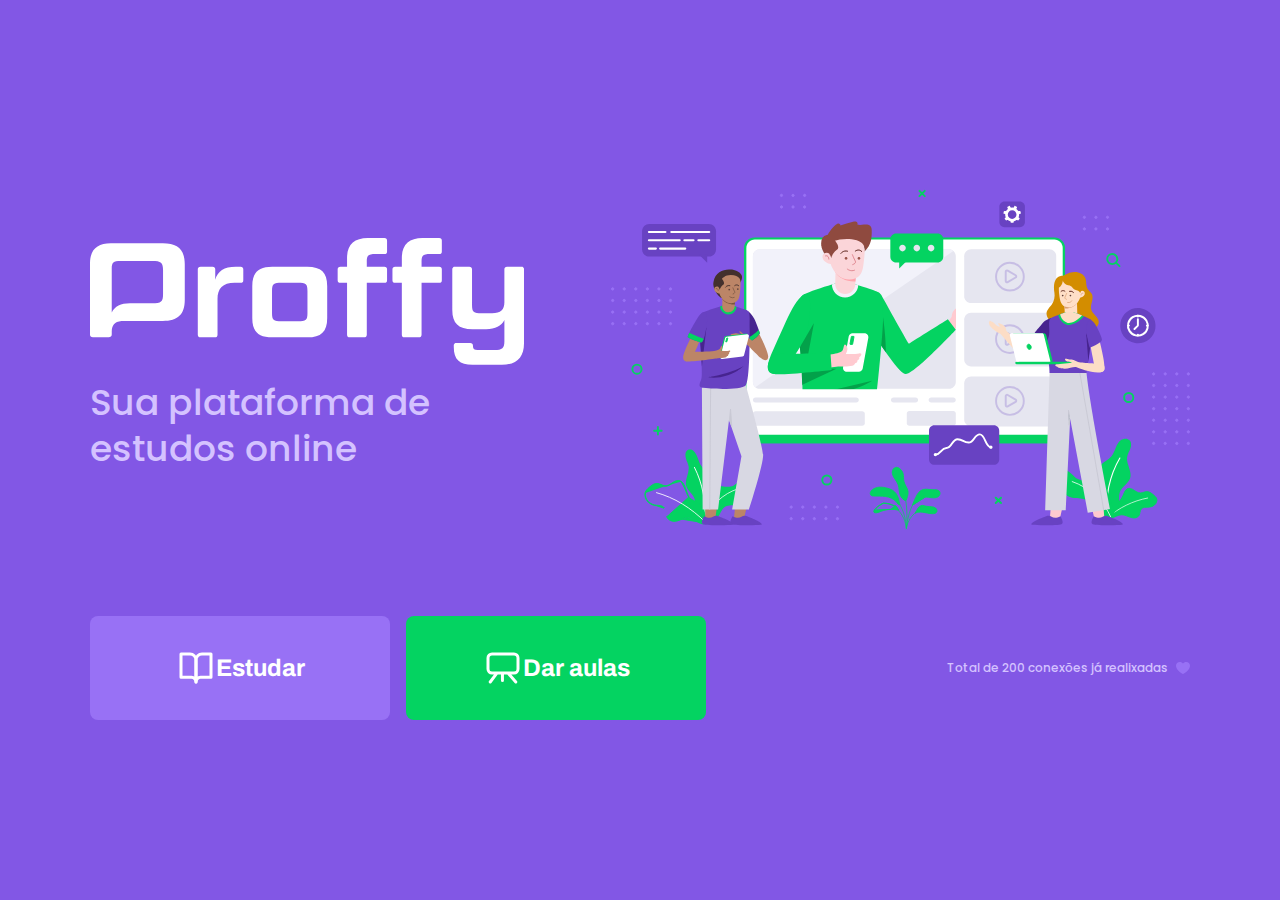
<file: index.html>
<!DOCTYPE html>
<html lang="en, pt-br">

<head>
    <meta charset="UTF-8">
    <meta name="viewport" content="width=device-width, initial-scale=1.0">
    <title>Proffy | Sua plataforma de estudos</title>

    <link
        href="https://fonts.googleapis.com/css2?family=Archivo:wght@400;700&amp;family=Poppins:wght@400;600&amp;display=swap"
        rel="stylesheet">
    <link rel="stylesheet" href="/styles/main.css">
    <link rel="stylesheet" href="/styles/partials/page-landing.css">

</head>

<body id="page-landing">
    <div id="container">
        <div class="logo-container">
            <img src="/images/logo.svg" alt="Proffy">
            <h2>Sua plataforma de estudos online</h2>
        </div>

        <img class="hero-image" src="/images/landing.svg" alt="Plataforma de estudos">

        <div class="buttons-container">
            <a class="study" href="/study.html">
                <img src="/images/icons/study.svg" alt="Estudar">
                Estudar
            </a>
            <a class="give-classes" href="/give-classes.html">
                <img src="/images/icons/give-classes.svg" alt="Dar aulas">
                Dar aulas
            </a>
        </div>

        <p class="total-connections">
            Total de 200 conexões já realixadas
            <img src="/images/icons/purple-heart.svg" alt="Coração Roxo">
        </p>

    </div>
</body>

</html>
</file>
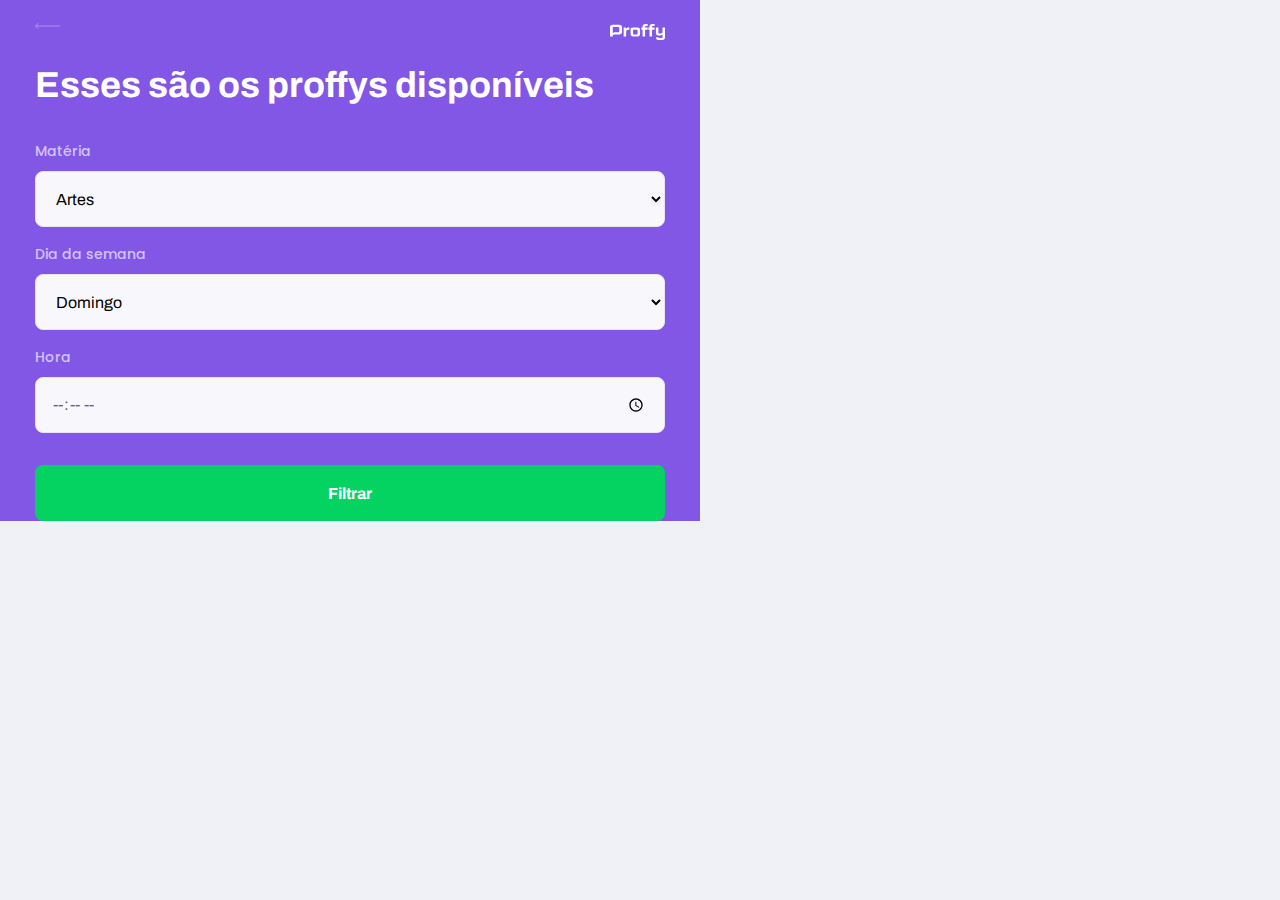
<file: study.html>
<!DOCTYPE html>
<html lang="en, pt-br">

<head>
    <meta charset="UTF-8">
    <meta name="viewport" content="width=device-width, initial-scale=1.0">
    <title>Proffy | Sua plataforma de estudos</title>

    <link
        href="https://fonts.googleapis.com/css2?family=Archivo:wght@400;700&amp;family=Poppins:wght@400;600&amp;display=swap"
        rel="stylesheet">
    <link rel="stylesheet" href="/styles/main.css">
    <link rel="stylesheet" href="/styles/partials/page-study.css">

</head>

<body id="page-study">
    <div id="container">
        <header class="page-header">
            <div class="top-bar-container">
                <a href="/">
                    <img src="/images/icons/back.svg" alt="Voltar">
                    </a>
                    <img src="/images/logo.svg" alt="Proffy">
            </div>
            <div class="header-content">
                <strong>Esses são os proffys disponíveis</strong>
                <form id="search-teachers">
                    <div class="select-block">
                        <label for="subject">Matéria</label>
                        <select name="subject" id="subject">
                            <option value="" disabled="" hidden="">Selecione uma opção</option>
                            <option value="1">Artes</option>
                            <option value="2">Biologia</option>
                            <option value="3">Ciências</option>
                            <option value="4">Educação física</option>
                            <option value="5">Física</option>
                            <option value="6">Geografia</option>
                            <option value="7">História</option>
                            <option value="8">Matemática</option>
                            <option value="9">Português</option>
                            <option value="10">Química</option>
                        </select>
                    </div>
                    <div class="select-block">
                        <label for="weekday">Dia da semana</label>
                        <select name="weekday" id="weekday">
                            <option value="" disabled="" hidden="">Selecione uma opção</option>
                            <option value="0">Domingo</option>
                            <option value="1">Segunda-feira</option>
                            <option value="2">Terça-feira</option>
                            <option value="3">Quarta-feira</option>
                            <option value="4">Quinta-feira</option>
                            <option value="5">Sexta-feira</option>
                            <option value="6">Sábado</option>
                        </select>
                    </div>
                    <div class="input-block">
                        <label for="time">Hora</label>
                        <input name="time" id="time" type="time" >
                    </div>
                    <button type="submit">Filtrar</button>
                </form>
            </div>
        </header>
    </div>
</body>
</html>
</file>
<file: styles/main.css>
:root {
    --color-background: #F0F0F7;
    --color-primary-lighter: #9871F5;
    --color-primary-light: #916BEA;
    --color-primary: #8257E5;
    --color-primary-dark: #774DD6;
    --color-primary-darker: #6842c2;
    --color-secondary: #04D361;
    --color-secondary-dark: #04BF58;
    --color-title-in-primary: #FFFFFF;
    --color-text-in-primary: #D4C2FF;
    --color-text-title: #32264D;
    --color-text-complement: #9C98A6;
    --color-text-base: #6A6180;
    --color-line-in-white: #E6E6F0;
    --color-input-background: #F8F8FC;
    --color-button-text: #FFFFFF;
    --color-box-base: #FFFFFF;
    --color-box-footer: #FAFAFC;
    --color-small-info: #C1BCCC;
    font-size: 60%; /* controle das medidas rem */
}

* {
    margin: 0;
    padding: 0;
    box-sizing: border-box;
}

html,
body {
    height: 100vh;
}

body {
    background: var(--color-background);
    display: flex;
    align-items: center;
    justify-items: center;
}

body,
input,
button,
textarea {
    font: 500 1.6rem Poppins;
    color: var(--color-text-base)
}

#container {
    width: 90vw;
    max-width: 700px;
}

@media (min-width: 700px) {
    :root {
        font-size: 62.5%;
    }
}
</file>
<file: styles/partials/page-landing.css>
#page-landing {
    background: var(--color-primary);
    display: flex;
    align-items: center;
    justify-content: center;
}

#page-landing #container {
    color: var(--color-text-in-primary)
}

.logo-container img {
    height: 10rem;
}

.logo-container {
    text-align: center;
    margin-bottom: 3.2rem;
}

.logo-container h2{
    font-weight: 500;
    font-size: 3.6rem;
    line-height: 4.6rem;
    margin-top: 0.8rem;
}

.hero-image {
    width: 100%;
}

.buttons-container {
    display: flex;
    justify-content: center;
    margin: 3.2rem 0;
}

.buttons-container a {
    width: 30rem;
    height: 10.4rem;
    border-radius: 0.8rem;
    margin-right: 1.6rem;
    font: 700 2.4rem Archivo;
    display: flex;
    align-items: center;
    justify-content: center;
    text-decoration: none;
    transition: background 0.2s;
    color: var(--color-button-text)
}

.buttons-container a img {
    width: 4rem;
    margin-right: 2.4;
}

.button a {
    width: 4rem;
}

.buttons-container a.study {
    background: var(--color-primary-lighter);
}

.buttons-container a.study:hover {
    background: var(--color-primary-light);
}

.buttons-container a.give-classes {
    background: var(--color-secondary);
    margin-right: 0;
}

.buttons-container a.give-classes:hover {
    background: var(--color-secondary-dark);
}

.total-connections {
    font-size: 1.8rem;
    display: flex;
    align-items: center;
    justify-content: center;

}

.total-connections img {
    margin-left: 0.8rem;
}

@media (max-width: 699px) {
    :root {
        font-size: 40%;
    }
}

@media (min-width: 1100px) {
    #page-landing #container {
        max-width: 1100px;
        display: grid;
        grid-template-columns: 2fr 1fr 2fr;
        grid-template-rows: 350px 1fr;
        grid-template-areas: 
        "proffy image image"
        "button button texting";
        column-gap: 87px;
        row-gap: 86px;
    }

    .logo-container {
        grid-area: proffy;
        text-align: initial;
        align-self: center;
        margin: 0;
    }

    .logo-container img {
        height: 127px;
    }

    .hero-image {
        grid-area: image;
        height: 360px;

    }
    .buttons-container {
        grid-area: button;
        justify-content: flex-start;
        margin: 0;
    }

    .total-connections {
        grid-area: texting;
        justify-self: end;
        font-size: 1.2rem;
    }

}
</file>
<file: styles/partials/page-study.css>
#page-study #container {
    width: 100vw;
    height: 100vh;

}

.page-header {
    background: var(--color-primary);

    display: flex;
    flex-direction: column;
}

.page-header .top-bar-container {
    width: 90%;
    margin: 0 auto;

    display: flex;
    align-items: center;
    justify-content: space-between;

    padding: 1.6rem 0;
}

.page-header .top-bar-container a {
    height: 3.2rem;
    transition: opacity 0.2s;
}

.page-header .top-bar-container a:hover {
    opacity: 0.6;
}

.page-header .top-bar-container img {
    height: 1.6rem;
}

.page-header .header-content {
    width: 90%;
    margin: 0 auto;
}

.page-header .header-content strong {
    font: 700 3.6rem Archivo;
    line-height: 4.2rem;
    color: var(--color-title-in-primary);
}

#search-teachers {
    margin-top: 3.2rem;
}

#search-teachers label {
    color: var(--color-text-in-primary);
}

#search-teachers .select-block {
    margin-bottom: 1.4rem;
}

#search-teachers button {
    width: 100%;
    height: 5.6rem;
    background: var(--color-secondary);
    color: var(--color-button-text);
    border: 0;
    border-radius: 0.8rem;
    cursor: pointer;
    font: 700 1.6rem Archivo;
    display: flex;
    align-items: center;
    justify-content: center;
    text-decoration: none;
    transition: background 0.2s;
    margin-top: 3.2rem;
}

#search-teachers button:hover {
    background: var(--color-secondary-dark);
}

.select-block label,
.input-block label {
    font-size: 1.4rem;
    color: var(--color-text-complement)
}

.input-block input,
.select-block select {
    width: 100%;
    height: 5.6rem;
    margin-top: 0.8rem;
    border-radius: 0.8rem;
    background: var(--color-input-background);
    border: 1px solid var(--color-line-in-white);
    outline: 0;
    padding: 0 1.6rem;
    font: 1.6rem Archivo;
}

.input-block {
    position: relative;
}

.input-block:focus-within::after {
    content:"";

    width: calc(100% - 3.2rem);
    height: 2px;
    background: var(--color-primary-light);
    position: absolute;
    left: 1.6rem;
    right: 1.6rem;
    bottom: 0;    
}
</file>
